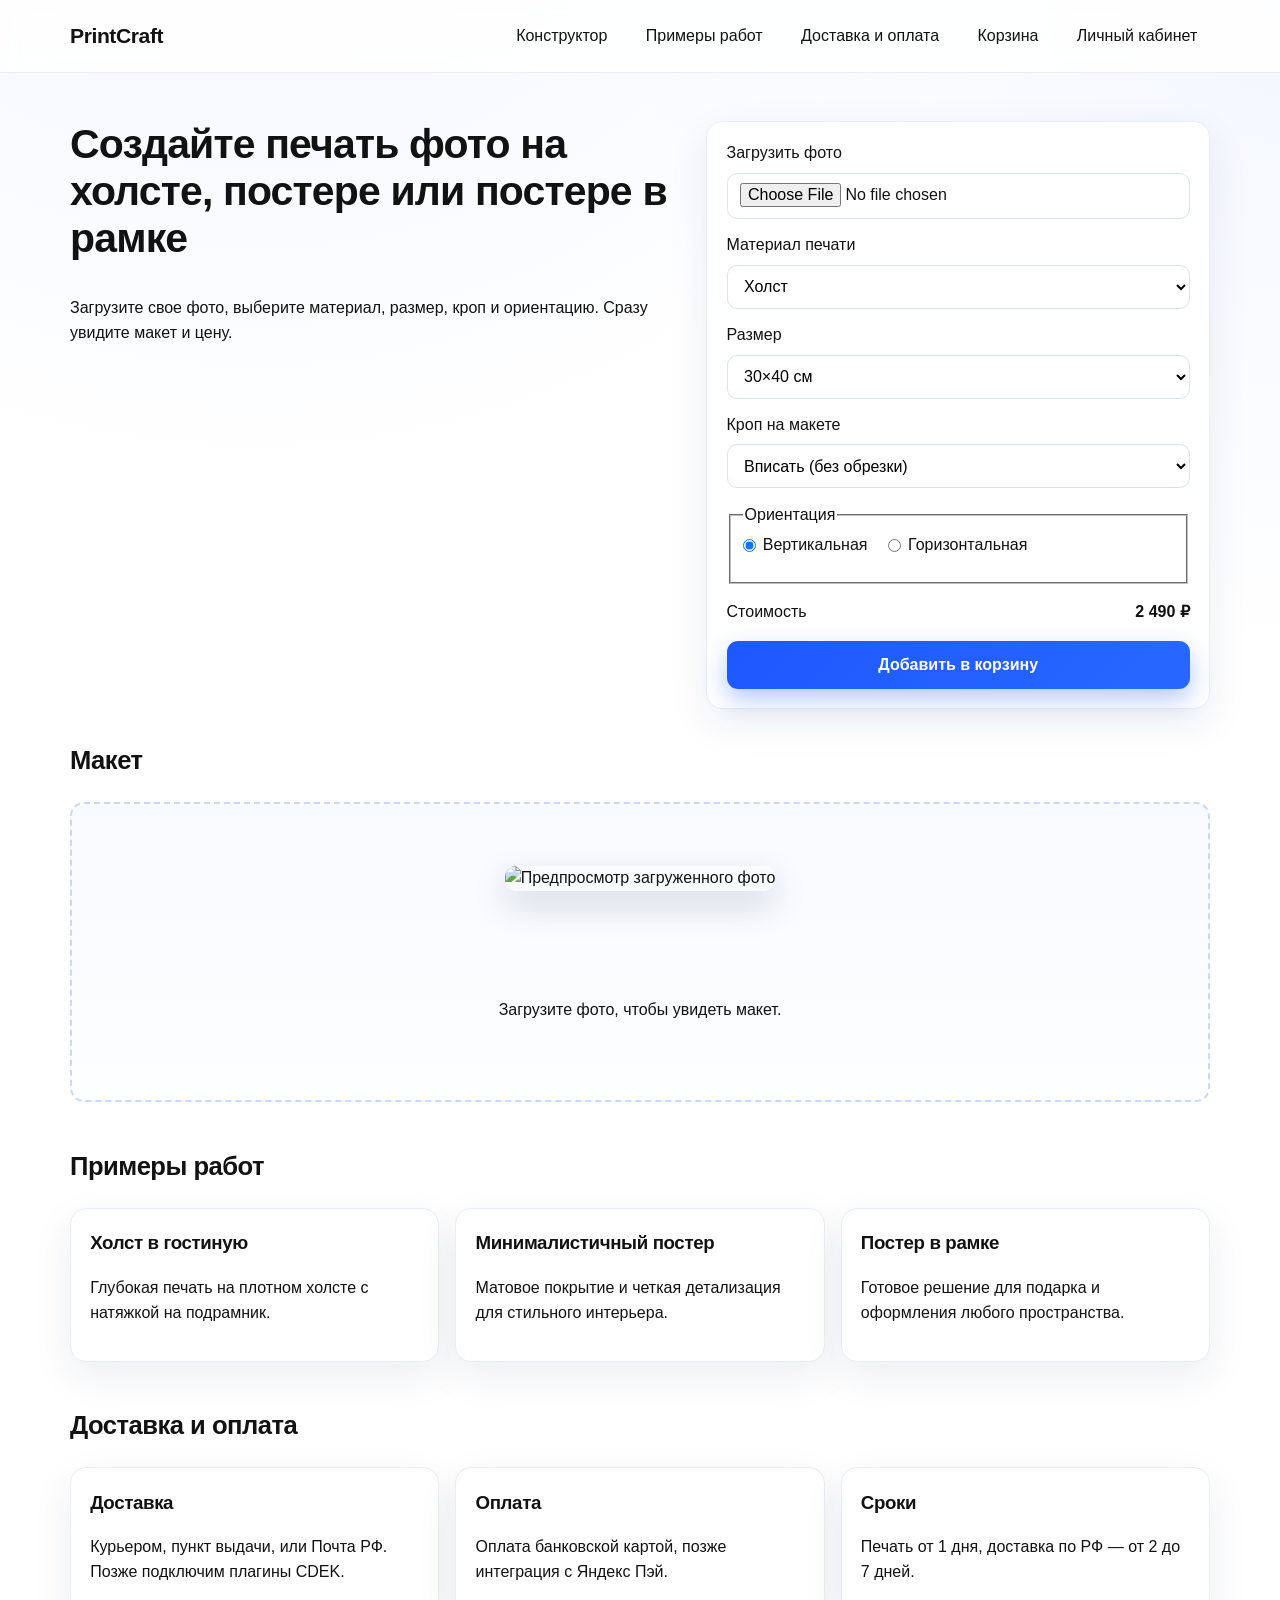
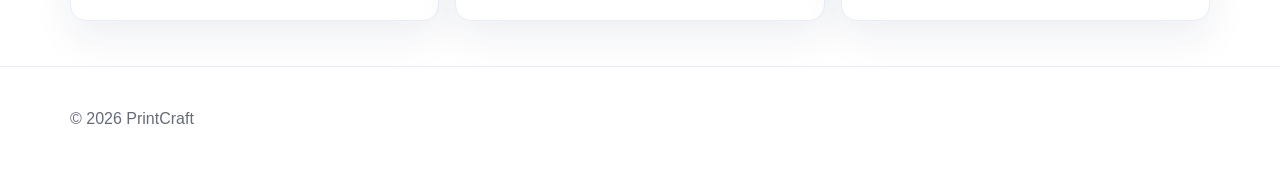
<file: index.html>
<!doctype html>
<html lang="ru">
  <head>
    <meta charset="UTF-8" />
    <meta name="viewport" content="width=device-width, initial-scale=1.0" />
    <title>PrintCraft — Конструктор печати фото</title>
    <link rel="stylesheet" href="styles.css" />
  </head>
  <body>
    <header class="site-header">
      <div class="container header-inner">
        <a class="logo" href="index.html">PrintCraft</a>
        <nav class="main-nav">
          <a href="#constructor">Конструктор</a>
          <a href="#examples">Примеры работ</a>
          <a href="#delivery">Доставка и оплата</a>
          <a href="cart.html">Корзина</a>
          <a href="account.html">Личный кабинет</a>
        </nav>
      </div>
    </header>

    <main>
      <section id="constructor" class="hero">
        <div class="container hero-grid">
          <div>
            <h1>Создайте печать фото на холсте, постере или постере в рамке</h1>
            <p>
              Загрузите свое фото, выберите материал, размер, кроп и ориентацию.
              Сразу увидите макет и цену.
            </p>
          </div>
          <form class="constructor-card" id="constructorForm">
            <label>
              Загрузить фото
              <input type="file" id="photoInput" accept="image/*" />
            </label>

            <label>
              Материал печати
              <select id="materialSelect">
                <option value="canvas">Холст</option>
                <option value="poster">Постер</option>
                <option value="framed">Постер в рамке</option>
              </select>
            </label>

            <label>
              Размер
              <select id="sizeSelect">
                <option value="30x40">30×40 см</option>
                <option value="40x60">40×60 см</option>
                <option value="50x70">50×70 см</option>
              </select>
            </label>

            <label>
              Кроп на макете
              <select id="cropSelect">
                <option value="fit">Вписать (без обрезки)</option>
                <option value="fill">Заполнить (с обрезкой)</option>
              </select>
            </label>

            <fieldset>
              <legend>Ориентация</legend>
              <label class="inline">
                <input type="radio" name="orientation" value="portrait" checked />
                Вертикальная
              </label>
              <label class="inline">
                <input type="radio" name="orientation" value="landscape" />
                Горизонтальная
              </label>
            </fieldset>

            <div class="price-row">
              <span>Стоимость</span>
              <strong id="priceValue">2 490 ₽</strong>
            </div>

            <button type="button" class="btn-primary" id="addToCartBtn">
              Добавить в корзину
            </button>
          </form>
        </div>
      </section>

      <section class="container layout-section">
        <h2>Макет</h2>
        <div class="preview-wrapper" id="previewWrapper">
          <img id="previewImage" alt="Предпросмотр загруженного фото" />
          <p id="previewHint">Загрузите фото, чтобы увидеть макет.</p>
        </div>
      </section>

      <section id="examples" class="container info-section">
        <h2>Примеры работ</h2>
        <div class="cards-grid">
          <article class="info-card">
            <h3>Холст в гостиную</h3>
            <p>Глубокая печать на плотном холсте с натяжкой на подрамник.</p>
          </article>
          <article class="info-card">
            <h3>Минималистичный постер</h3>
            <p>Матовое покрытие и четкая детализация для стильного интерьера.</p>
          </article>
          <article class="info-card">
            <h3>Постер в рамке</h3>
            <p>Готовое решение для подарка и оформления любого пространства.</p>
          </article>
        </div>
      </section>

      <section id="delivery" class="container info-section">
        <h2>Доставка и оплата</h2>
        <div class="cards-grid">
          <article class="info-card">
            <h3>Доставка</h3>
            <p>Курьером, пункт выдачи, или Почта РФ. Позже подключим плагины CDEK.</p>
          </article>
          <article class="info-card">
            <h3>Оплата</h3>
            <p>Оплата банковской картой, позже интеграция с Яндекс Пэй.</p>
          </article>
          <article class="info-card">
            <h3>Сроки</h3>
            <p>Печать от 1 дня, доставка по РФ — от 2 до 7 дней.</p>
          </article>
        </div>
      </section>
    </main>

    <footer class="site-footer">
      <div class="container">
        <p>© 2026 PrintCraft</p>
      </div>
    </footer>

    <script src="app.js"></script>
  </body>
</html>
</file>
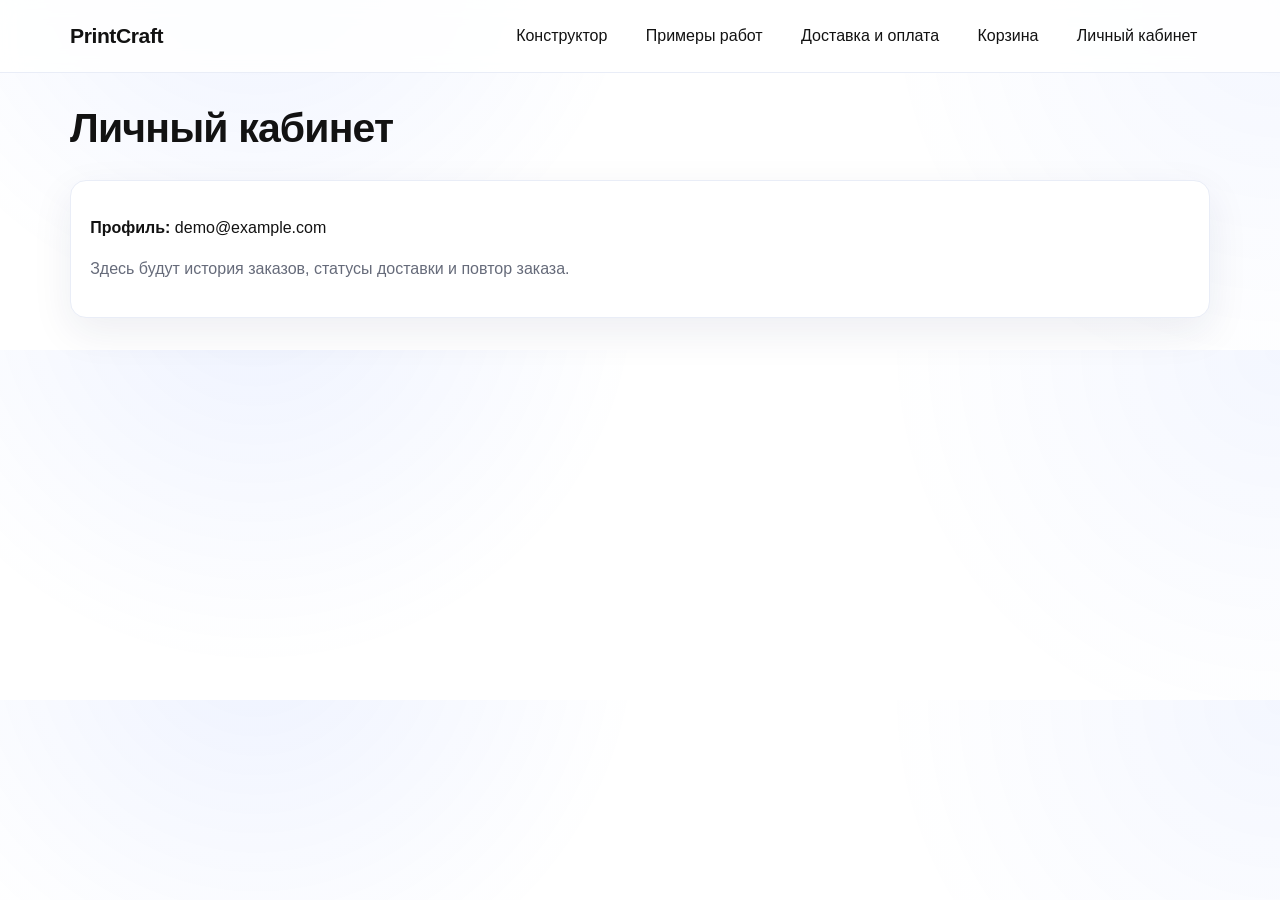
<file: account.html>
<!doctype html>
<html lang="ru">
  <head>
    <meta charset="UTF-8" />
    <meta name="viewport" content="width=device-width, initial-scale=1.0" />
    <title>Личный кабинет — PrintCraft</title>
    <link rel="stylesheet" href="styles.css" />
  </head>
  <body>
    <header class="site-header">
      <div class="container header-inner">
        <a class="logo" href="index.html">PrintCraft</a>
        <nav class="main-nav">
          <a href="index.html#constructor">Конструктор</a>
          <a href="index.html#examples">Примеры работ</a>
          <a href="index.html#delivery">Доставка и оплата</a>
          <a href="cart.html">Корзина</a>
          <a href="account.html">Личный кабинет</a>
        </nav>
      </div>
    </header>

    <main class="page-section container">
      <h1>Личный кабинет</h1>
      <div class="cart-card">
        <p><strong>Профиль:</strong> demo@example.com</p>
        <p class="muted">Здесь будут история заказов, статусы доставки и повтор заказа.</p>
      </div>
    </main>
  </body>
</html>
</file>
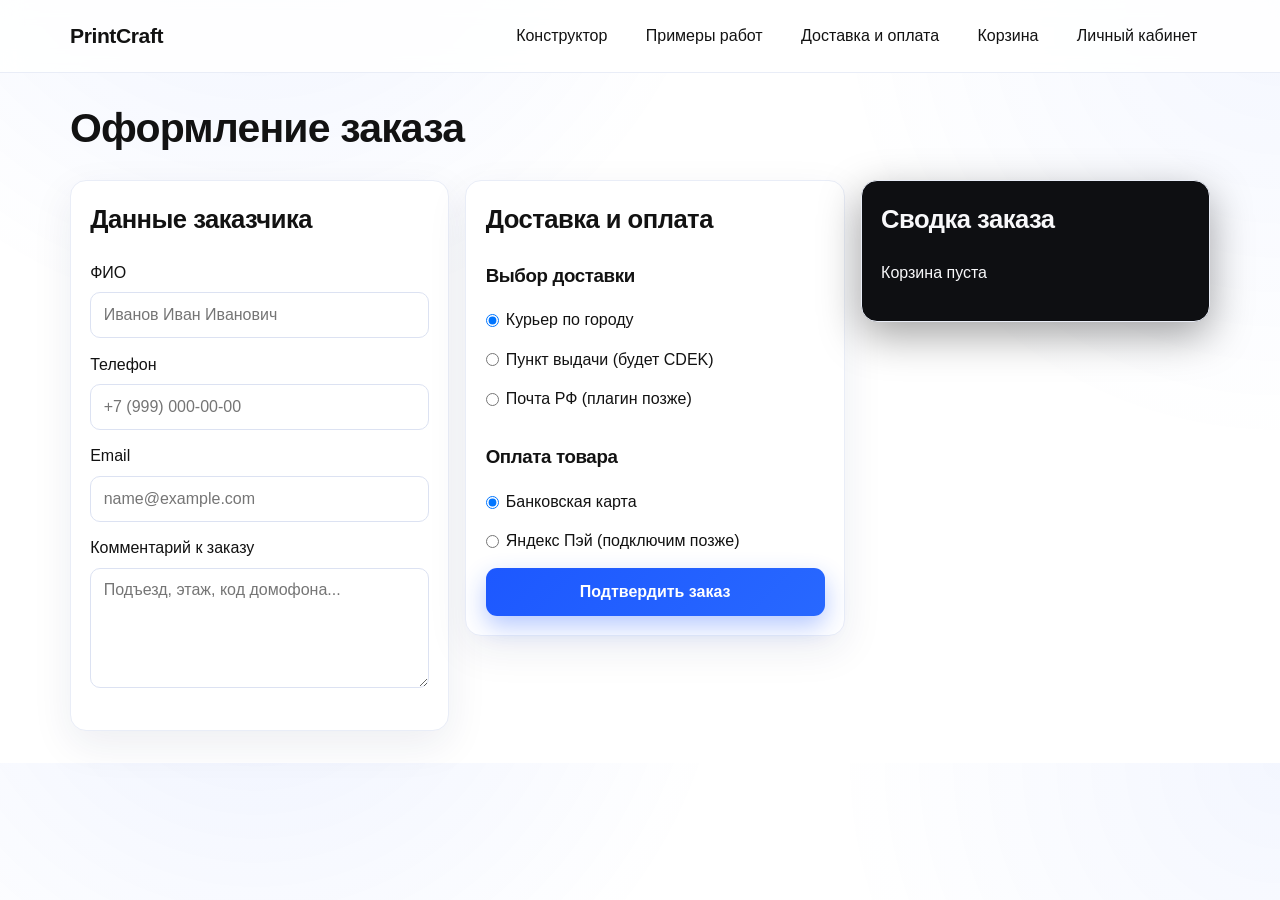
<file: checkout.html>
<!doctype html>
<html lang="ru">
  <head>
    <meta charset="UTF-8" />
    <meta name="viewport" content="width=device-width, initial-scale=1.0" />
    <title>Оформление заказа — PrintCraft</title>
    <link rel="stylesheet" href="styles.css" />
  </head>
  <body>
    <header class="site-header">
      <div class="container header-inner">
        <a class="logo" href="index.html">PrintCraft</a>
        <nav class="main-nav">
          <a href="index.html#constructor">Конструктор</a>
          <a href="index.html#examples">Примеры работ</a>
          <a href="index.html#delivery">Доставка и оплата</a>
          <a href="cart.html">Корзина</a>
          <a href="account.html">Личный кабинет</a>
        </nav>
      </div>
    </header>

    <main class="page-section container">
      <h1>Оформление заказа</h1>
      <div class="checkout-grid">
        <section class="checkout-card">
          <h2>Данные заказчика</h2>
          <label>ФИО <input type="text" placeholder="Иванов Иван Иванович" /></label>
          <label>Телефон <input type="tel" placeholder="+7 (999) 000-00-00" /></label>
          <label>Email <input type="email" placeholder="name@example.com" /></label>
          <label>Комментарий к заказу <textarea rows="4" placeholder="Подъезд, этаж, код домофона..."></textarea></label>
        </section>

        <section class="checkout-card">
          <h2>Доставка и оплата</h2>
          <h3>Выбор доставки</h3>
          <label class="inline"><input type="radio" name="delivery" checked /> Курьер по городу</label>
          <label class="inline"><input type="radio" name="delivery" /> Пункт выдачи (будет CDEK)</label>
          <label class="inline"><input type="radio" name="delivery" /> Почта РФ (плагин позже)</label>

          <h3 style="margin-top: 1rem">Оплата товара</h3>
          <label class="inline"><input type="radio" name="payment" checked /> Банковская карта</label>
          <label class="inline"><input type="radio" name="payment" /> Яндекс Пэй (подключим позже)</label>

          <button class="btn-primary" type="button">Подтвердить заказ</button>
        </section>

        <aside class="checkout-card summary">
          <h2>Сводка заказа</h2>
          <div id="summaryContent"></div>
        </aside>
      </div>
    </main>

    <script src="app.js"></script>
  </body>
</html>
</file>
<file: styles.css>
:root {
  --bg: #ffffff;
  --bg-soft: #f5f8ff;
  --text: #121212;
  --muted: #666b7a;
  --primary: #1d58ff;
  --primary-hover: #1747d0;
  --border: #e9edf7;
  --card-shadow: 0 14px 40px rgba(25, 42, 89, 0.08);
  --card-shadow-hover: 0 22px 45px rgba(25, 42, 89, 0.14);
  --summary-bg: #0e0f12;
  --summary-text: #f8f8fa;
  --summary-total: #ffd94a;
}

* {
  box-sizing: border-box;
}

html {
  scroll-behavior: smooth;
}

body {
  margin: 0;
  font-family: Inter, -apple-system, BlinkMacSystemFont, 'Segoe UI', Roboto, sans-serif;
  background:
    radial-gradient(circle at 20% -20%, rgba(29, 88, 255, 0.08), transparent 35%),
    radial-gradient(circle at 100% 0%, rgba(29, 88, 255, 0.05), transparent 30%),
    var(--bg);
  color: var(--text);
  line-height: 1.55;
}

.container {
  width: min(1140px, 92%);
  margin: 0 auto;
}

.site-header {
  border-bottom: 1px solid var(--border);
  background: rgba(255, 255, 255, 0.84);
  backdrop-filter: blur(10px);
  position: sticky;
  top: 0;
  z-index: 10;
}

.header-inner {
  display: flex;
  justify-content: space-between;
  align-items: center;
  min-height: 72px;
  gap: 1rem;
}

.logo {
  color: var(--text);
  text-decoration: none;
  font-size: 1.32rem;
  font-weight: 800;
  letter-spacing: -0.02em;
}

.main-nav {
  display: flex;
  flex-wrap: wrap;
  gap: 0.8rem;
}

.main-nav a {
  text-decoration: none;
  color: var(--text);
  font-weight: 500;
  border-radius: 999px;
  padding: 0.45rem 0.8rem;
  transition: background-color 0.25s ease, color 0.25s ease;
}

.main-nav a:hover {
  background: var(--bg-soft);
  color: #0d2f9a;
}

.hero {
  padding: 3rem 0 2rem;
}

.hero-grid {
  display: grid;
  grid-template-columns: 1.2fr 1fr;
  gap: 2rem;
  align-items: start;
}

h1,
h2,
h3 {
  margin-top: 0;
  letter-spacing: -0.02em;
}

h1 {
  font-size: clamp(1.8rem, 3.2vw, 2.65rem);
  line-height: 1.15;
}

h2 {
  font-size: clamp(1.35rem, 2vw, 1.8rem);
}

.constructor-card,
.info-card,
.checkout-card,
.cart-card {
  border: 1px solid var(--border);
  border-radius: 16px;
  padding: 1.2rem;
  background: #fff;
  box-shadow: var(--card-shadow);
  transition: transform 0.28s ease, box-shadow 0.28s ease;
}

.info-card:hover,
.cart-card:hover {
  transform: translateY(-4px);
  box-shadow: var(--card-shadow-hover);
}

label,
fieldset {
  display: block;
  margin-bottom: 0.9rem;
}

input,
select,
textarea {
  width: 100%;
  margin-top: 0.42rem;
  border: 1px solid #dce2f2;
  border-radius: 10px;
  min-height: 44px;
  padding: 0.6rem 0.78rem;
  font: inherit;
  background: #fff;
  transition: border-color 0.25s ease, box-shadow 0.25s ease;
}

input:focus,
select:focus,
textarea:focus {
  outline: none;
  border-color: #5c85ff;
  box-shadow: 0 0 0 4px rgba(29, 88, 255, 0.12);
}

.inline {
  display: inline-flex;
  align-items: center;
  gap: 0.45rem;
  margin-right: 1rem;
}

.inline input {
  width: auto;
  margin: 0;
  min-height: auto;
}

.price-row {
  display: flex;
  justify-content: space-between;
  align-items: center;
  margin: 1rem 0;
}

.btn-primary {
  width: 100%;
  border: 0;
  border-radius: 11px;
  background: linear-gradient(135deg, var(--primary), #2868ff);
  color: #fff;
  min-height: 48px;
  font: inherit;
  font-weight: 650;
  cursor: pointer;
  transition: transform 0.2s ease, box-shadow 0.25s ease, background-color 0.2s ease;
  box-shadow: 0 10px 24px rgba(29, 88, 255, 0.32);
}

.btn-primary:hover {
  transform: translateY(-1px);
  background: linear-gradient(135deg, var(--primary-hover), #1f57db);
  box-shadow: 0 14px 28px rgba(29, 88, 255, 0.4);
}

.btn-primary:active {
  transform: translateY(0);
}

.layout-section,
.info-section {
  margin-bottom: 2.8rem;
}

.preview-wrapper {
  border: 2px dashed #cbd8fb;
  border-radius: 14px;
  padding: 1rem;
  min-height: 300px;
  display: grid;
  place-items: center;
  overflow: hidden;
  background: linear-gradient(180deg, #f7faff, #fdfefe);
}

.preview-wrapper img {
  max-width: 100%;
  max-height: 420px;
  border-radius: 10px;
  box-shadow: 0 14px 34px rgba(31, 44, 89, 0.18);
  animation: fadeIn 0.45s ease;
}

.preview-wrapper.fill img {
  width: 100%;
  height: 420px;
  object-fit: cover;
}

.preview-wrapper.fit img {
  object-fit: contain;
}

.preview-wrapper.landscape {
  min-height: 240px;
}

.cards-grid {
  display: grid;
  grid-template-columns: repeat(3, minmax(0, 1fr));
  gap: 1rem;
}

.site-footer {
  padding: 1.5rem 0 2rem;
  border-top: 1px solid var(--border);
  color: var(--muted);
}

.page-section {
  padding: 2rem 0;
}

.checkout-grid {
  display: grid;
  grid-template-columns: 1fr 1fr 0.92fr;
  gap: 1rem;
  align-items: start;
}

.summary {
  background: var(--summary-bg);
  color: var(--summary-text);
  box-shadow: 0 14px 42px rgba(0, 0, 0, 0.36);
}

.summary hr {
  border-color: rgba(255, 255, 255, 0.18);
}

.summary .total {
  color: var(--summary-total);
  font-size: 1.35rem;
  font-weight: 700;
}

.summary-line {
  display: flex;
  justify-content: space-between;
  margin-bottom: 0.58rem;
}

.muted {
  color: var(--muted);
}

.hero,
.layout-section,
.info-section,
.page-section {
  animation: riseIn 0.55s ease;
}

@keyframes riseIn {
  from {
    opacity: 0;
    transform: translateY(10px);
  }
  to {
    opacity: 1;
    transform: translateY(0);
  }
}

@keyframes fadeIn {
  from {
    opacity: 0;
  }
  to {
    opacity: 1;
  }
}

@media (max-width: 900px) {
  .hero-grid,
  .checkout-grid,
  .cards-grid {
    grid-template-columns: 1fr;
  }
}
</file>
